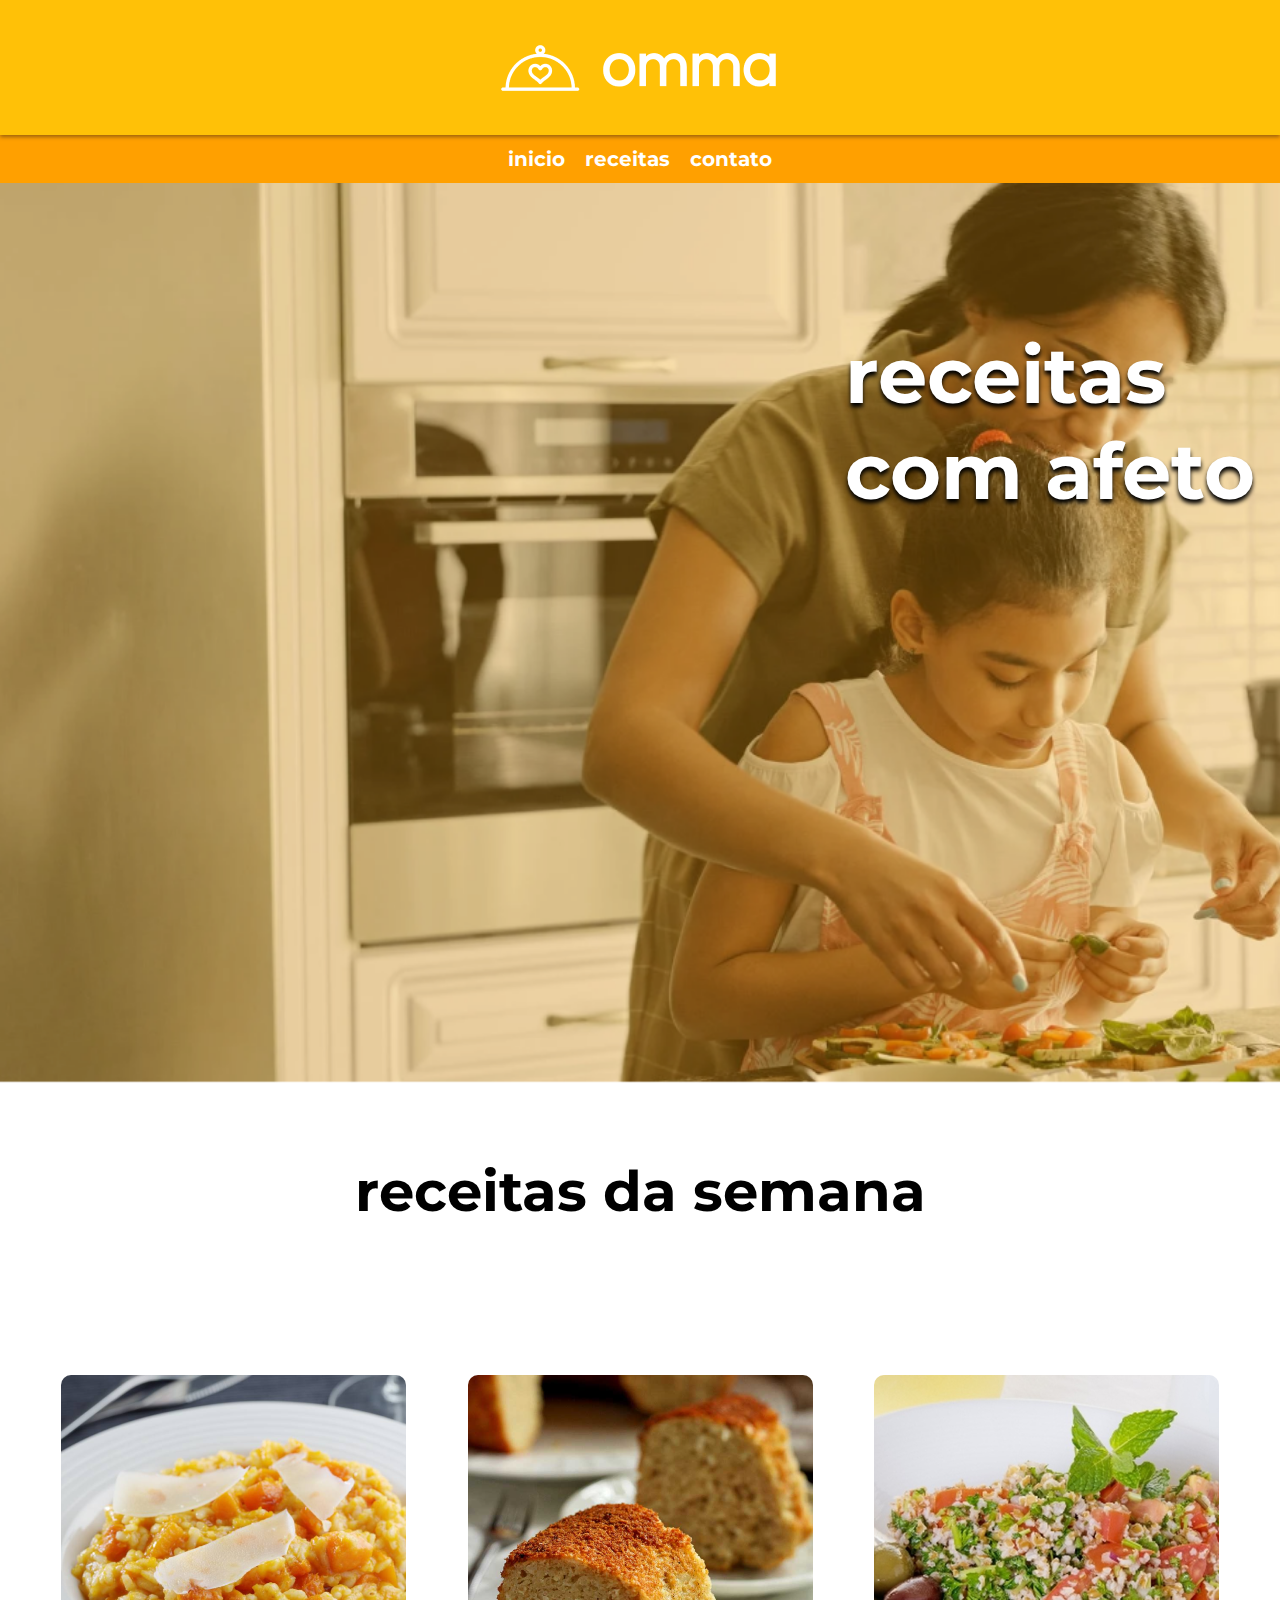
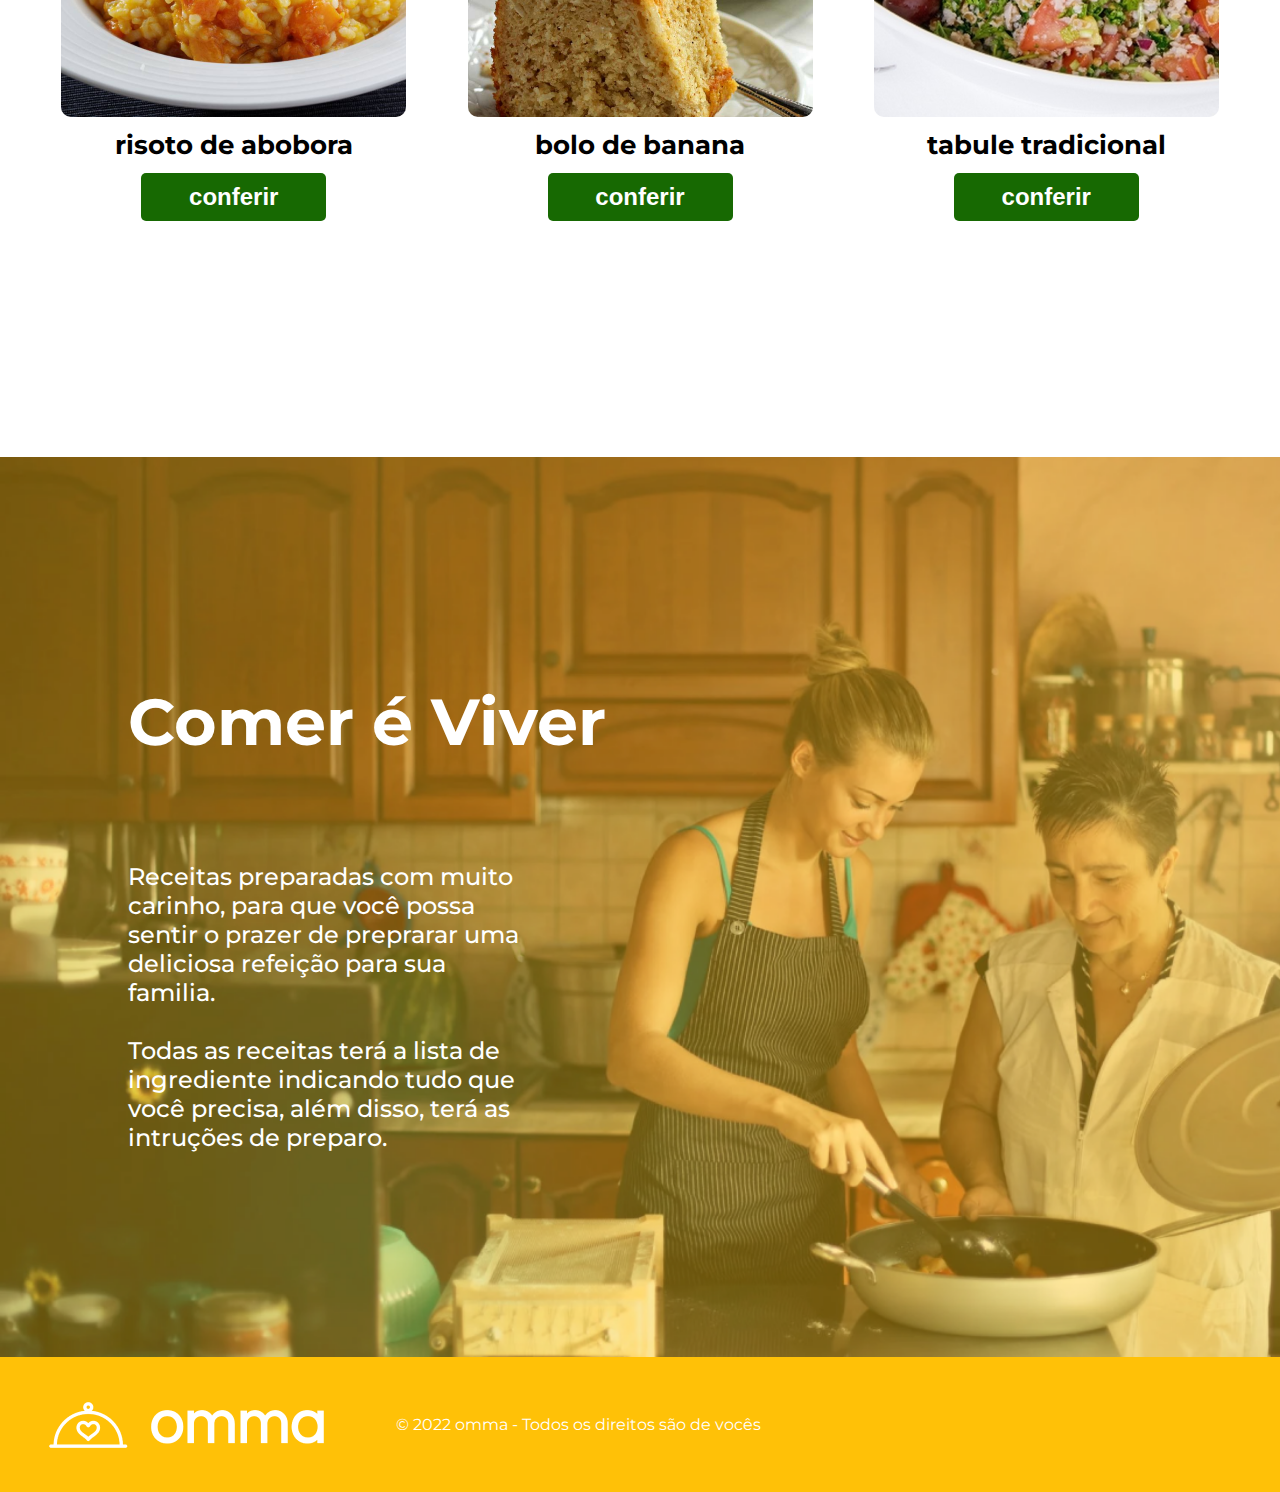
<file: index.html>
<!DOCTYPE html>
<html lang="pt-br">

<head>
    <meta charset="UTF-8">
    <meta http-equiv="X-UA-Compatible" content="IE=edge">
    <meta name="viewport" content="width=device-width, initial-scale=1.0">
    <link rel="preconnect" href="https://fonts.googleapis.com">
    <link rel="preconnect" href="https://fonts.gstatic.com" crossorigin>
    <link rel="shortcut icon" href="./assets/images/favicon.png" type="image/x-icon">
    <link href="https://fonts.googleapis.com/css2?family=Montserrat:wght@400;700&display=swap" rel="stylesheet">
    <link rel="stylesheet" href="./src/style/components/footer.css">
    <link rel="stylesheet" type="text/css" href="./src/style/global.css">
    <link rel="stylesheet" href="./src/style/components/header.css">
    <link rel="stylesheet" href="./src/style/components/card-receitas.css">
    <link rel="stylesheet" href="./src/style/index.css">
    <title> Ínicio - Omma</title>
</head>

<body>
    <header>
        <div>
            <img src="assets/images/logo.png" alt="logo escrito omma na cor branca" />
        </div>
        <nav>
            <a href="">inicio</a>
            <a href="./src/screens/receitas/index.html">receitas</a>
            <a href="./src/screens/contato/index.html">contato</a>
        </nav>
    </header>
    <section id="receitas-com-afeto" class="secao-generica">
        <h1>receitas com afeto</h1>
    </section>
    <section class="secao-generica">
        <h2 id="receitas-da-semana">receitas da semana</h2>
        <br><br><br><br>

        <div id="card-horizontal">
            <div class="card-receita">
                <img src="./assets/images/risoto-de-abobora.png" alt="risoto de abobora">
                <strong>
                    risoto de abobora
                </strong>
                <a href="/src/screens/risoto-de-abobora/index.html">
                    <button>
                        conferir
                    </button>
                </a>

            </div>
            <div class="card-receita">
                <img src="./assets/images/bolo-de-banana.png" alt="bolo de banana">
                <strong>
                    bolo de banana
                </strong>
                <a href="">
                    <button>
                        conferir
                    </button>
                </a>
            </div>
            <div class="card-receita">
                <img src="./assets/images/tabule.png" alt="tabule tradicional">
                <strong>
                    tabule tradicional
                </strong>
                <a href="">
                    <button>
                        conferir
                    </button>
                </a>
            </div>


        </div>
    </section>
    <section id="comer-viver" class="secao-generica">
        <h2 id="titulo-comer-e-viver">Comer é Viver</h2>
        <p>
            Receitas preparadas com muito carinho, para que você possa sentir o prazer de preprarar uma deliciosa
            refeição para sua familia.<br><br>
            Todas as receitas terá a lista de ingrediente indicando tudo que você precisa, além disso, terá as intruções
            de preparo.
        </p>
    </section>
    <section>
        <footer>
            <img src="./assets/images/logo.png" alt="">
            <span>© 2022 omma - Todos os direitos são de vocês</span>
        </footer>
    </section>
    
</body>

</html>
</file>
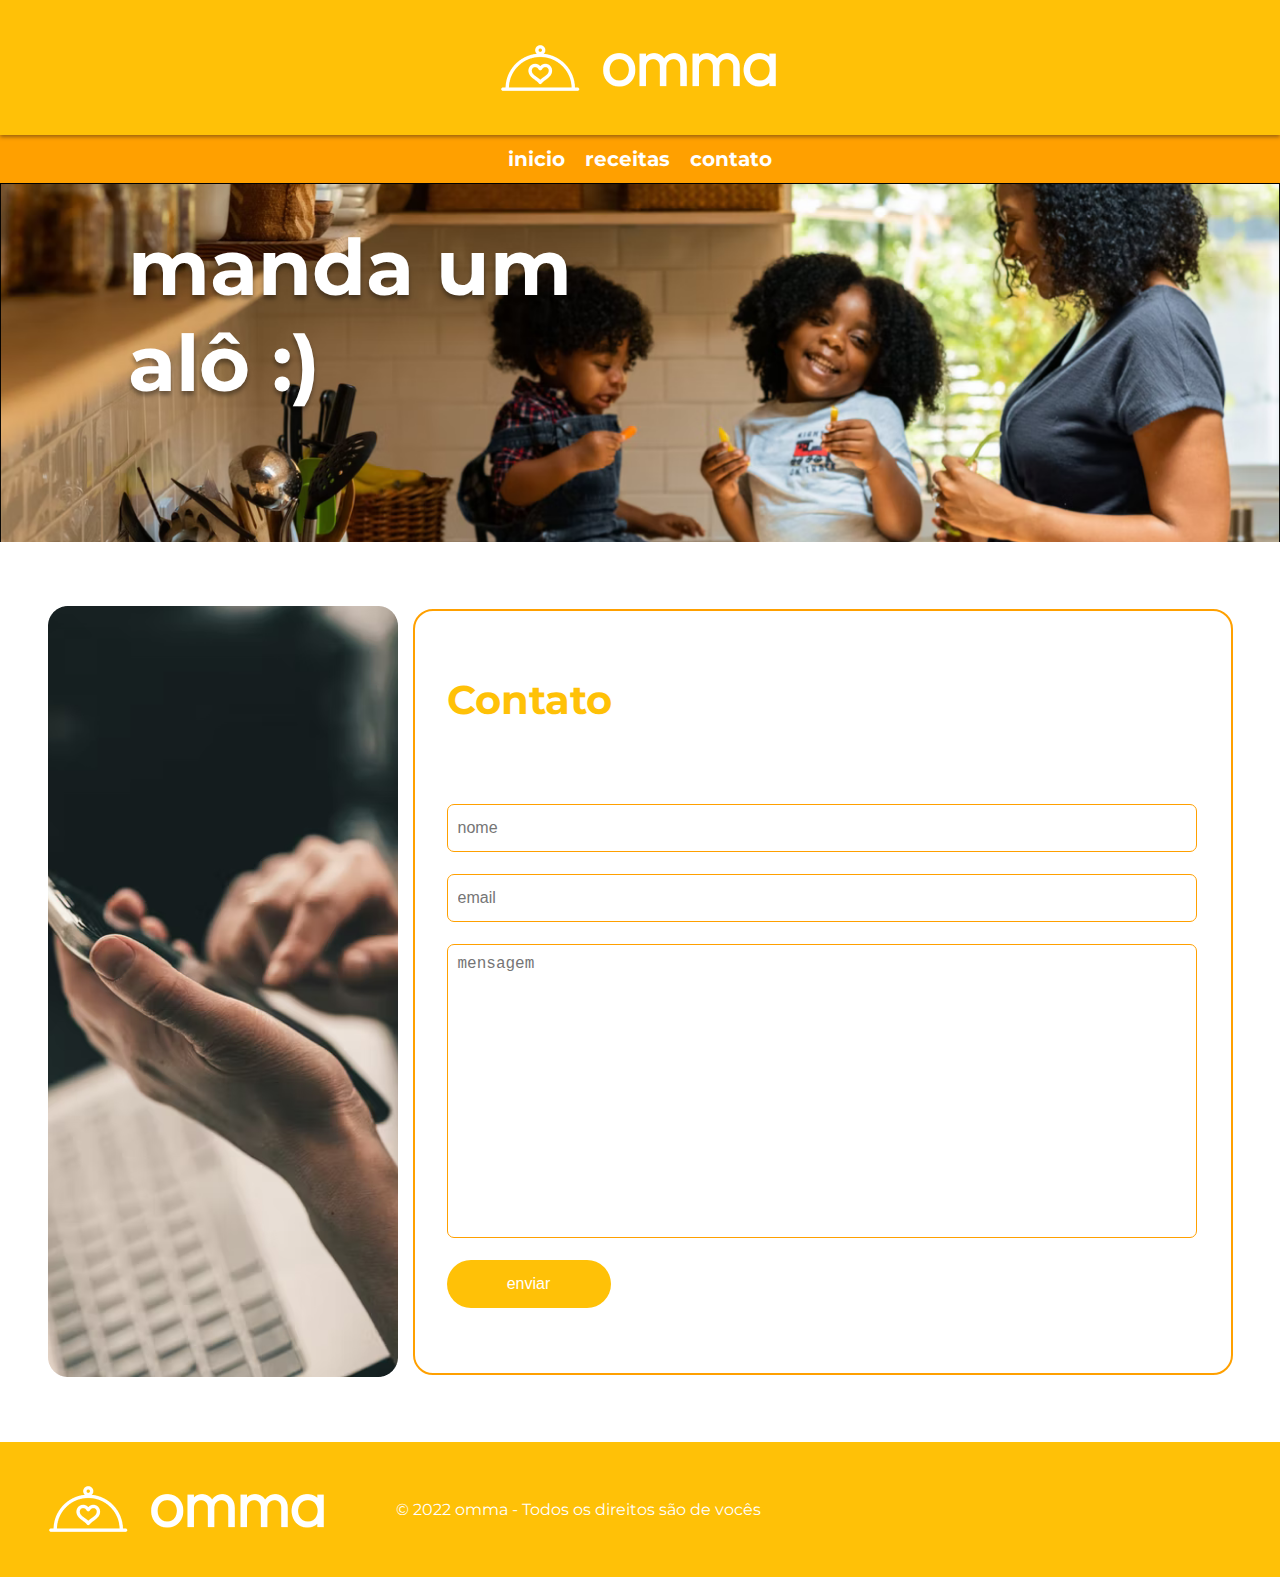
<file: src/screens/contato/index.html>
<!DOCTYPE html>
<html lang="en">
<head>
    <meta charset="UTF-8">
    <meta http-equiv="X-UA-Compatible" content="IE=edge">
    <meta name="viewport" content="width=device-width, initial-scale=1.0">
    <link href="https://fonts.googleapis.com/css2?family=Montserrat:wght@400;700&display=swap" rel="stylesheet">
    <link rel="shortcut icon" href="../../../assets/images/favicon.png" type="image/x-icon">
    <link rel="stylesheet" href="contato.css">
    <link rel="stylesheet" href="../../style/global.css">
    <link rel="stylesheet" href="../../style/components/header.css">
    <link rel="stylesheet" href="../../style/components/footer.css">
    <title>Contato - Omma</title>
</head>
<body>
    <header>
        <div>
            <img src="../../../assets/images/logo.png" alt="logo escrito omma na cor branca" />
        </div>
        <nav>
            <a href="../../../index.html">inicio</a>
            <a href="../receitas/index.html">receitas</a>
            <a href="../contato/index.html">contato</a>
        </nav>
    </header>
<section>
    <h1>manda um alô :)</h1>
</section>

    <main>
        <img src="../../../assets/images/image-form.png">
        <form method="get">
            <h1>Contato</h1>
            
            <input type="text" name="nome" placeholder="nome">
            <input type="email" name="email" placeholder="email">
            <textarea placeholder="mensagem" name="mensagem"></textarea>
            <button>enviar</button>
        </form>
    </main>
    <footer>
        <img src="../../../assets/images/logo.png" alt="">
        <span>© 2022 omma - Todos os direitos são de vocês</span>
    </footer>
</section>
</body>
</html>
</file>
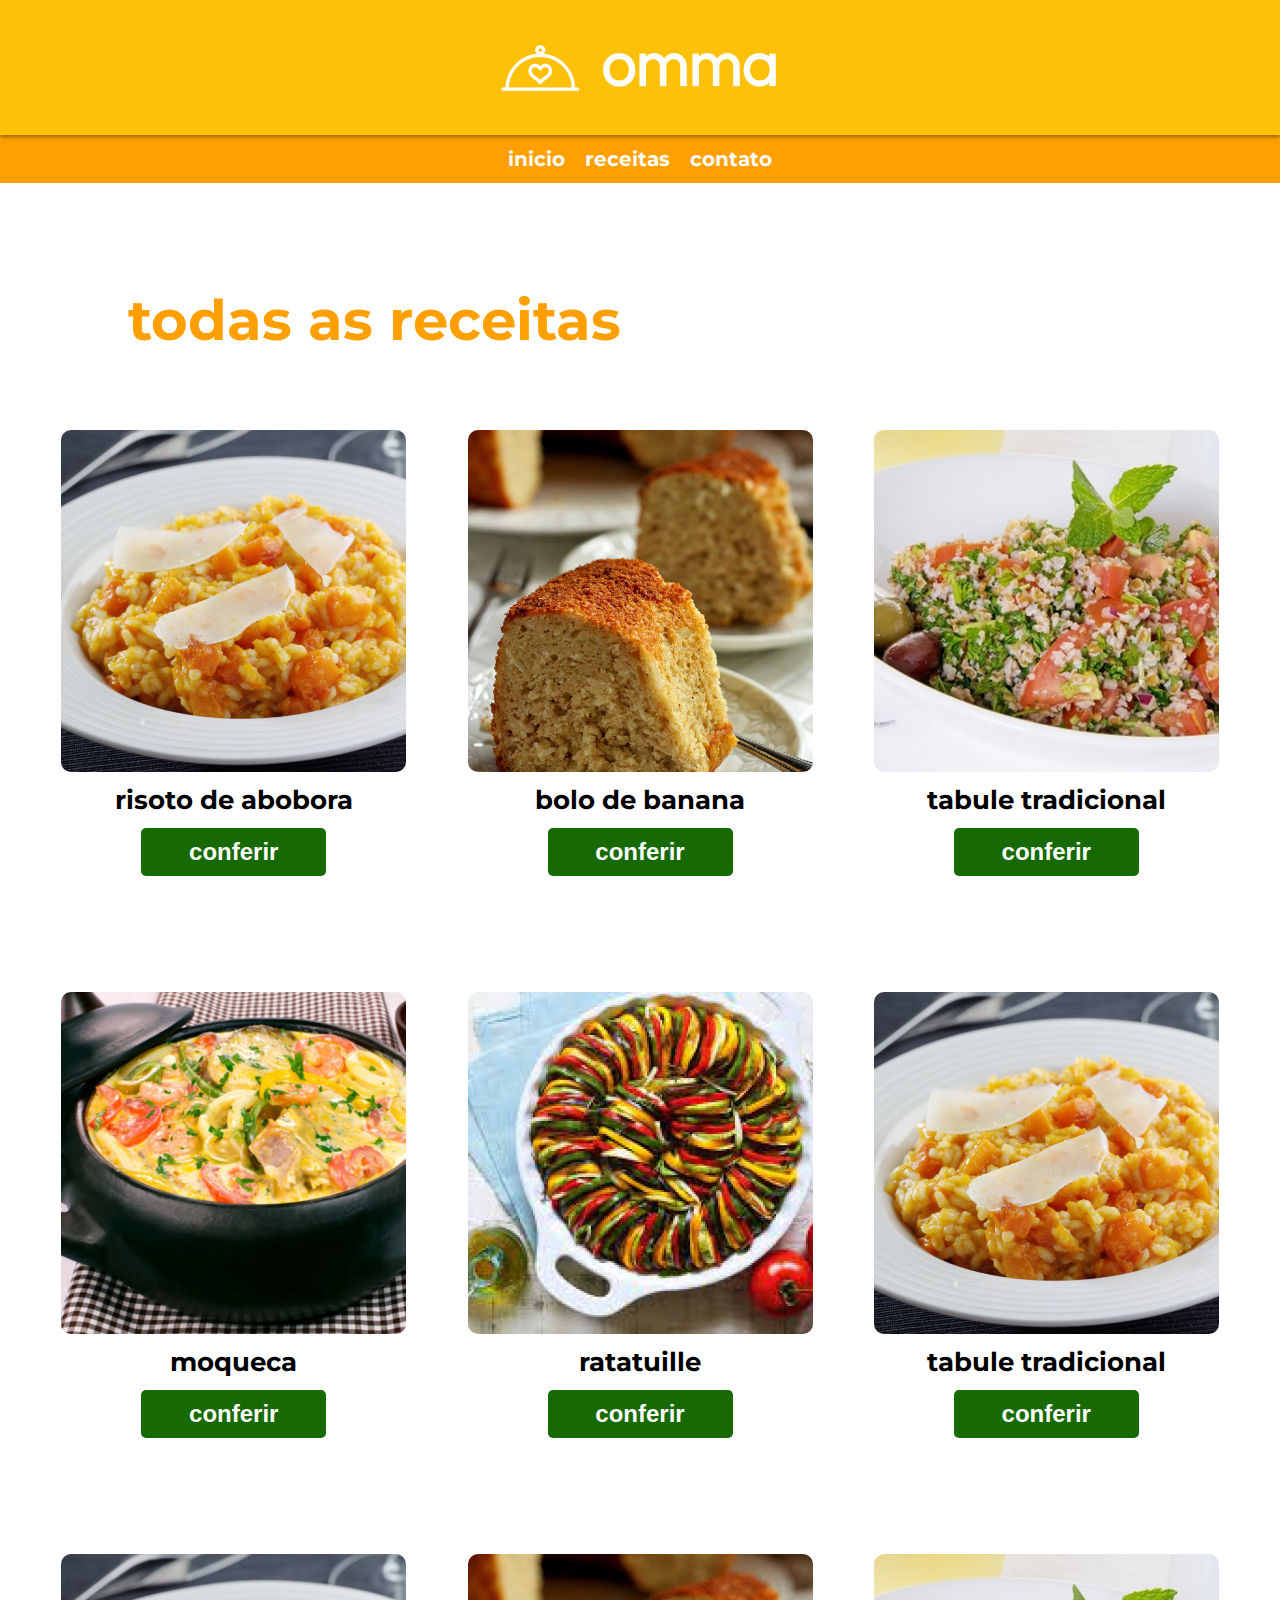
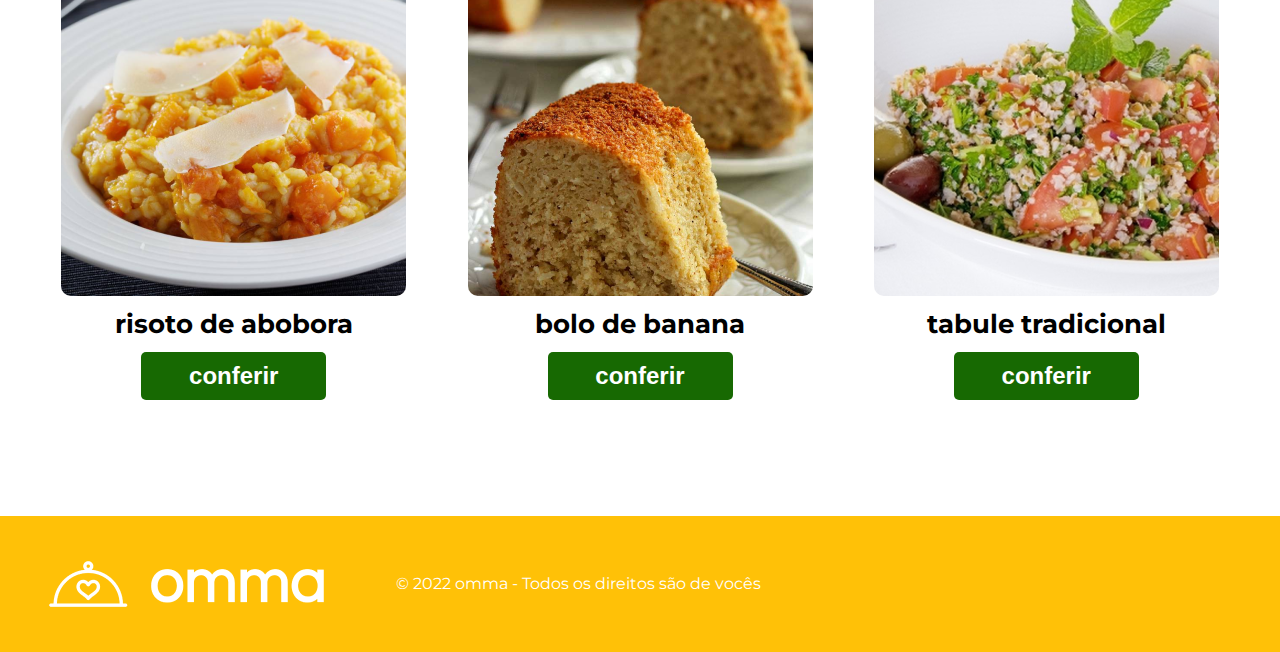
<file: src/screens/receitas/index.html>
<!DOCTYPE html>
<html lang="en">
<head>
    <meta charset="UTF-8">
    <meta http-equiv="X-UA-Compatible" content="IE=edge">
    <meta name="viewport" content="width=device-width, initial-scale=1.0">
    <link href="https://fonts.googleapis.com/css2?family=Montserrat:wght@400;700&display=swap" rel="stylesheet">
    <link rel="shortcut icon" href="../../../assets/images/favicon.png" type="image/x-icon">
    <link rel="stylesheet" href="receitas.css">
    <link rel="stylesheet" href="../../style/components/header.css">
    <link rel="stylesheet" href="../../style/components/footer.css">
    <link rel="stylesheet" href="../../style/components/card-receitas.css">
    <link rel="stylesheet" href="../../style/global.css">
    <title>Receitas - Omma</title>
</head>
<body>
    <header>
        <div>
            <img src="../../../assets/images/logo.png" alt="logo escrito omma na cor branca" />
        </div>
        <nav>
            <a href="../../../index.html">inicio</a>
            <a href="../receitas/index.html">receitas</a>
            <a href="../contato/index.html">contato</a>
        </nav>
    </header>
    <h1>todas as receitas</h1>
<main>

    
    <div id="card-horizontal">
        <div class="card-receita">
            <img src="../../../assets/images/risoto-de-abobora.png" alt="risoto de abobora">
            <strong>risoto de abobora</strong>
            <a href="/src/screens/risoto-de-abobora/index.html">
                <button>conferir</button>
            </a>

        </div>
        <div class="card-receita">
            <img src="../../../assets/images/bolo-de-banana.png" alt="bolo de banana">
            <strong>bolo de banana</strong>
            <a href="">
                <button>conferir</button>
            </a>
        </div>
        <div class="card-receita">
            <img src="../../../assets/images/tabule.png" alt="tabule tradicional">
            <strong>tabule tradicional</strong>
            <a href="">
                <button>conferir</button>
            </a>
        </div>

    </div>
    <div id="card-horizontal">
        <div class="card-receita">
            <img src="../../../assets/images/moqueca.png" alt="moqueca">
            <strong>moqueca</strong>
            <a href="">
                <button>conferir</button>
            </a>
    
        </div>
        <div class="card-receita">
            <img src="../../../assets/images/ratatuille.png" alt="ratatuille">
            <strong>ratatuille</strong>
            <a href="">
                <button>conferir</button>
            </a>
        </div>
        <div class="card-receita">
            <img src="../../../assets/images/risoto-de-abobora.png" alt="tabule tradicional">
            <strong>tabule tradicional</strong>
            <a href="">
                <button>conferir</button>
            </a>
        </div>
    </div>
    <div id="card-horizontal">
            <div class="card-receita">
                <img src="../../../assets/images/risoto-de-abobora.png" alt="risoto de abobora">
                <strong>risoto de abobora</strong>
                <a href="/src/screens/risoto de abobora/index.html">
                    <button>conferir</button>
                </a>
        
            </div>
            <div class="card-receita">
                <img src="../../../assets/images/bolo-de-banana.png" alt="bolo de banana">
                <strong>bolo de banana</strong>
                <a href="">
                    <button>conferir</button>
                </a>
            </div>
            <div class="card-receita">
                <img src="../../../assets/images/tabule.png" alt="tabule tradicional">
                <strong>tabule tradicional</strong>
                <a href="">
                    <button>conferir</button>
                </a>
            </div>
        </div>
</main> 
<section>
    <footer>
        <img src="../../../assets/images/logo.png" alt="">
        <span>© 2022 omma - Todos os direitos são de vocês</span>
    </footer>
</section>
</body>
</html>
</file>
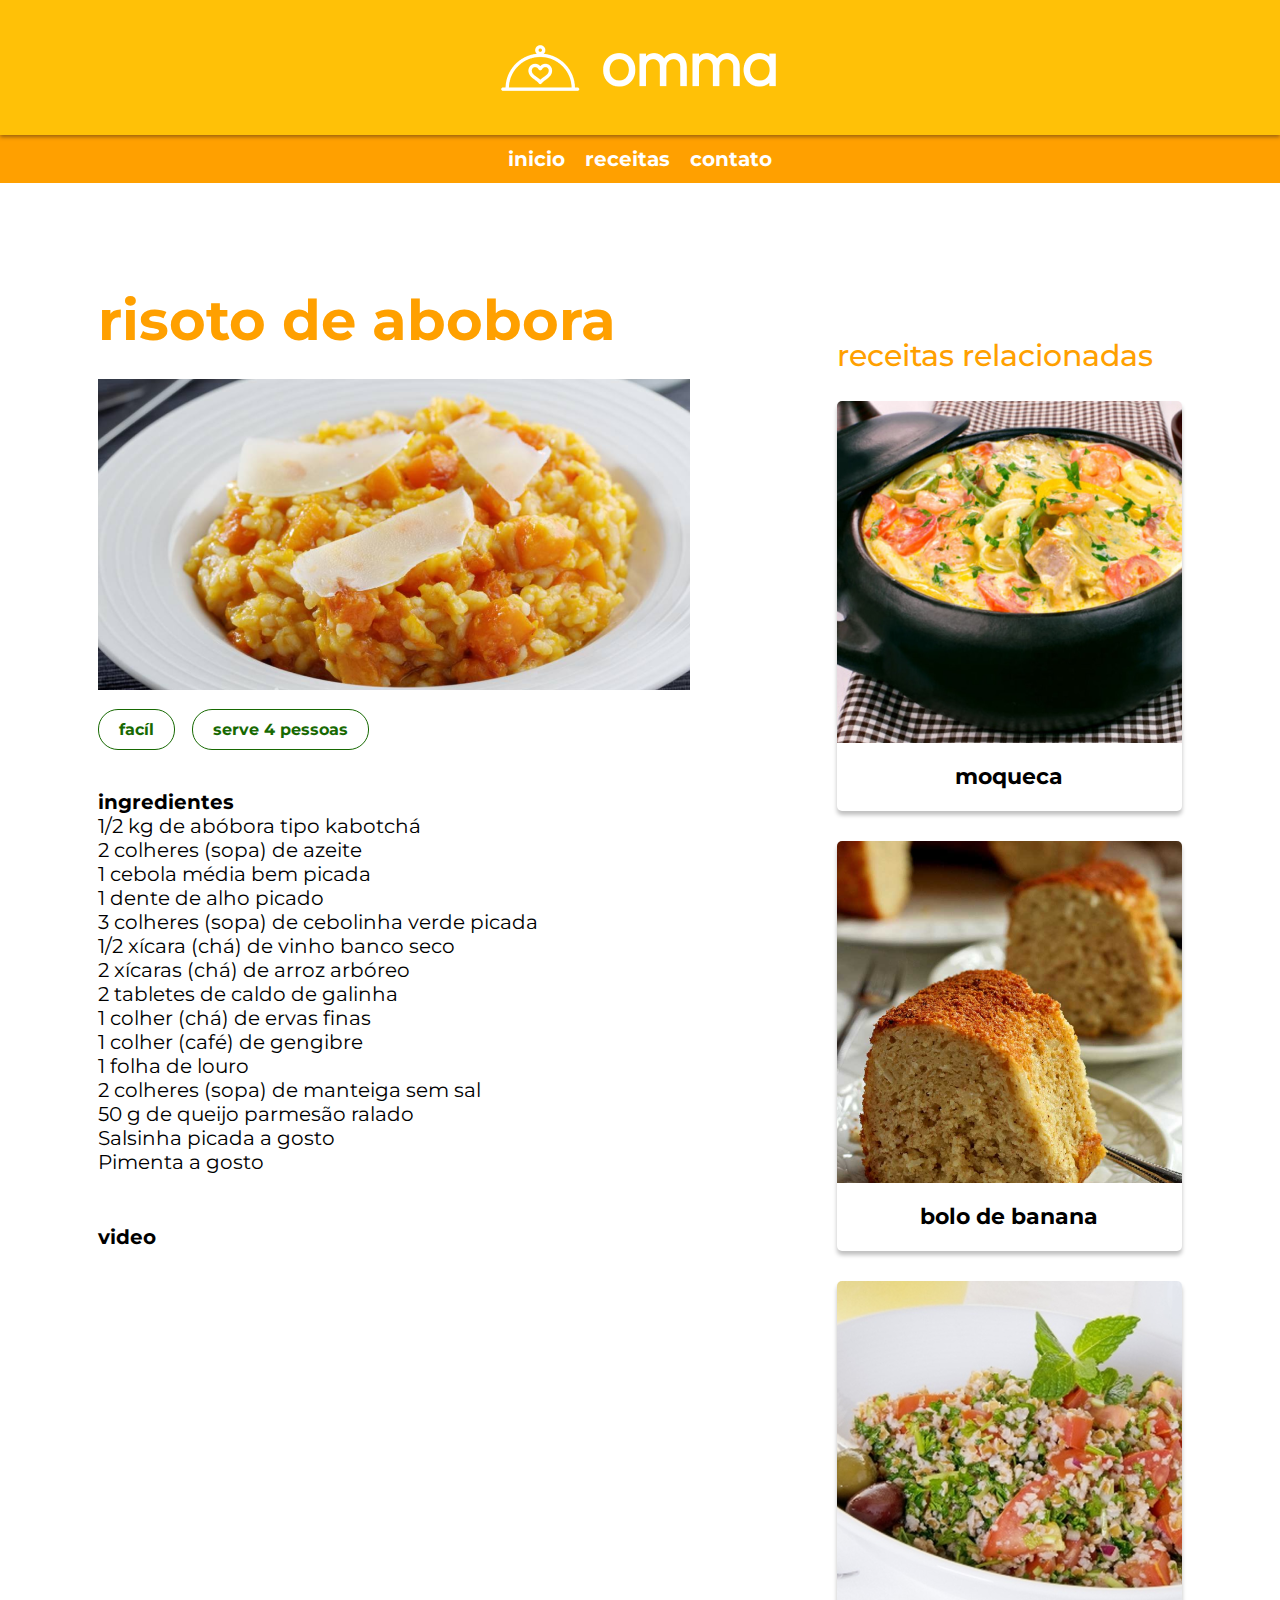
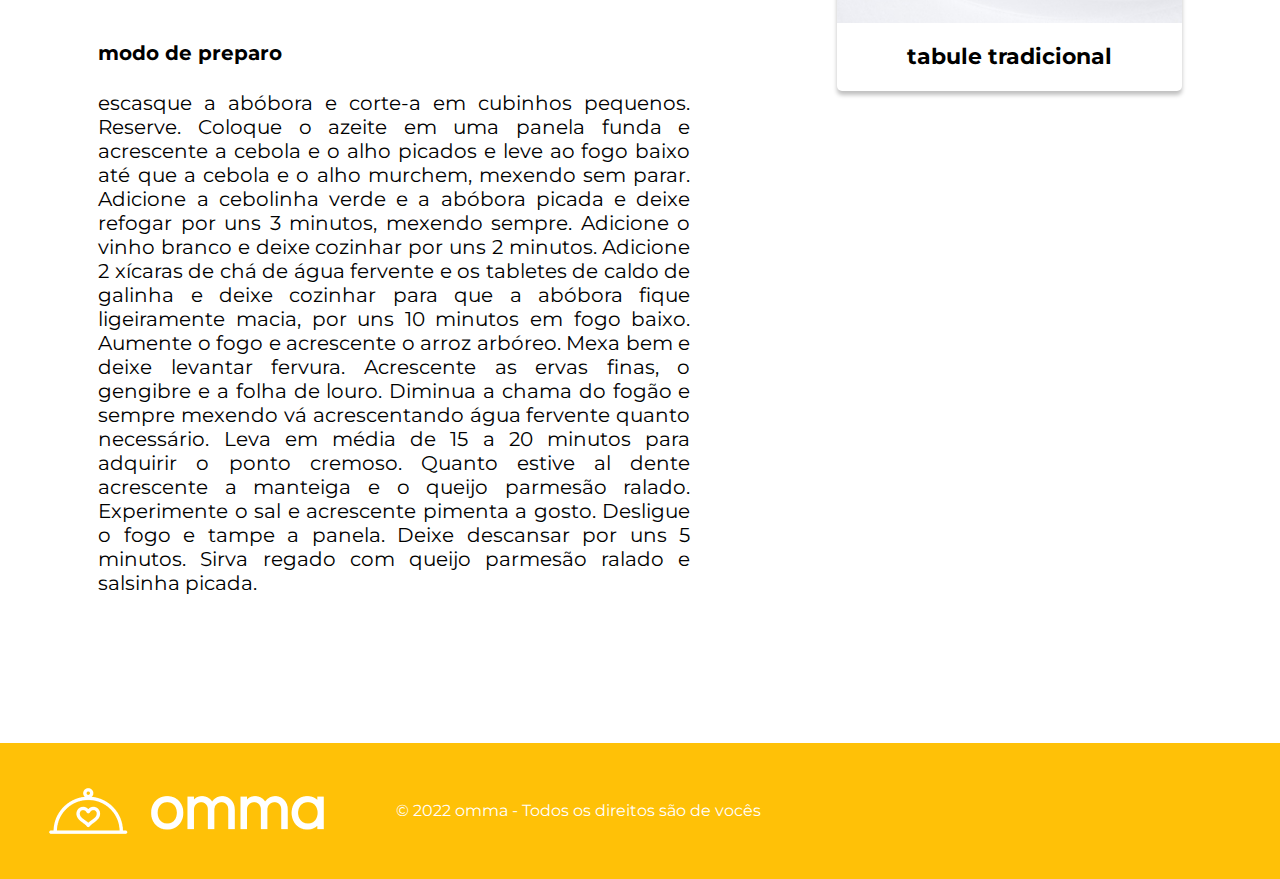
<file: src/screens/risoto de abobora/index.html>
<!DOCTYPE html>
<html lang="en">

<head>
    <meta charset="UTF-8">
    <meta http-equiv="X-UA-Compatible" content="IE=edge">
    <meta name="viewport" content="width=device-width, initial-scale=1.0">
    <link href="https://fonts.googleapis.com/css2?family=Montserrat:wght@400;700&display=swap" rel="stylesheet">
    <link rel="shortcut icon" href="../../../assets/images/favicon.png" type="image/x-icon">
    <link rel="stylesheet" href="risoto-de-abobora.css">
    <link rel="stylesheet" href="../../style/global.css">
    <link rel="stylesheet" href="../../style/components/header.css">
    <link rel="stylesheet" href="../../style/components/footer.css">
    <title>Risoto de Abobora - Omma</title>
</head>

<body>
<header>
    <div>
        <img src="../../../assets/images/logo.png" alt="logo escrito omma na cor branca" />
    </div>
    <nav>
        <a href="../../../index.html">inicio</a>
        <a href="../receitas/index.html">receitas</a>
        <a href="../contato/index.html">contato</a>
    </nav>
</header>
    <section id="container">
       
        <main>
            <h1>risoto de abobora</h1>
            <div id="card-risoto-abobora">
                <img src="../../../assets/images/risoto-de-abobora-g.png">
                <div>
                    <span id="tag-facil" class="tags">facíl</span>
                    <span class="tags">serve 4 pessoas</span>
                </div>
            </div>
            
            <h3>ingredientes</h3>
            <ul>
                <li>1/2 kg de abóbora tipo kabotchá</li>
                <li>2 colheres (sopa) de azeite</li>
                <li>1 cebola média bem picada</li>
                <li>1 dente de alho picado</li>
                <li>3 colheres (sopa) de cebolinha verde picada</li>
                <li>1/2 xícara (chá) de vinho banco seco</li>
                <li>2 xícaras (chá) de arroz arbóreo</li>
                <li>2 tabletes de caldo de galinha</li>
                <li>1 colher (chá) de ervas finas</li>
                <li>1 colher (café) de gengibre</li>
                <li>1 folha de louro</li>
                <li>2 colheres (sopa) de manteiga sem sal</li>
                <li>50 g de queijo parmesão ralado</li>
                <li>Salsinha picada a gosto</li>
                <li>Pimenta a gosto</li>
            </ul>
            <h3 class="subtitulo">video</h3>
            <iframe width="592" height="315" src="https://www.youtube.com/embed/Mxc3RQE4yAg"
                title="YouTube video player" frameborder="0"
                allow="accelerometer; autoplay; clipboard-write; encrypted-media; gyroscope; picture-in-picture; web-share"
                allowfullscreen>
            </iframe>

            <h3 class="subtitulo">modo de preparo</h3>
            <p id="preparo"> escasque a abóbora e corte-a em cubinhos pequenos. Reserve. Coloque o azeite em uma panela funda e
                acrescente a cebola e o alho picados e leve ao fogo baixo até que a cebola e o alho murchem, mexendo sem
                parar. Adicione a cebolinha verde e a abóbora picada e deixe refogar por uns 3 minutos, mexendo sempre.
                Adicione o vinho branco e deixe cozinhar por uns 2 minutos. Adicione 2 xícaras de chá de água fervente e
                os tabletes de caldo de galinha e deixe cozinhar para que a abóbora fique ligeiramente macia, por uns 10
                minutos em fogo baixo. Aumente o fogo e acrescente o arroz arbóreo. Mexa bem e deixe levantar fervura.
                Acrescente as ervas finas, o gengibre e a folha de louro. Diminua a chama do fogão e sempre mexendo vá
                acrescentando água fervente quanto necessário. Leva em média de 15 a 20 minutos para adquirir o ponto
                cremoso. Quanto estive al dente acrescente a manteiga e o queijo parmesão ralado. Experimente o sal e
                acrescente pimenta a gosto. Desligue o fogo e tampe a panela. Deixe descansar por uns 5 minutos. Sirva
                regado com queijo parmesão ralado e salsinha picada.
            </p>

        </main>

        <aside>
            <h3>receitas relacionadas</h3>
            <article >
                <img src="../../../assets/images/moqueca.png">
                <div class="center">
                    <strong>moqueca</strong>
                </div>
               
            </article>
            <article >
                <img src="../../../assets/images/bolo-de-banana.png">
                <div class="center">
                    <strong>bolo de banana</strong>
                </div>
                
            </article>
            <article>
                <img src="../../../assets/images/tabule.png">
                <div class="center">
                    <strong>tabule tradicional</strong>
                </div>
                
            </article>
        </aside>

    </section>
    <footer>
        <img src="../../../assets/images/logo.png" alt="">
        <span>© 2022 omma - Todos os direitos são de vocês</span>
    </footer>
    </section>
</body>

</html>
</file>
<file: src/style/components/footer.css>
footer {
    background-color: var(--primary-color);
    display: flex;
    align-items: center;
    padding: 2%;

}

footer span{
    color: #fff;
    margin-left: 46px;
}
</file>
<file: src/style/global.css>
*{
    margin: 0;
    padding: 0;
    box-sizing: border-box;
}

html, body {
    width: 100%;
    /* background-color: var(--dark-primary-color); */
    font-size: 16px;
    overflow-x: hidden;
    font-family: 'Montserrat', sans-serif;
}

a{
    text-decoration: none;
    
}


:root {
    /* CORES */
    --dark-primary-color: #ffa000;
    --light-primary-color: #fffcb3;
    --primary-color: #ffc107;
    --text-and-icon: #212121;
    --accent-color: #ffc107;
    --primary-text:  #212121;;
    --second-text: #757575;
    --divider-color: #bdbdbd;
    --bg-button: #176902;
    --bg-button-hover: #32cf0a;
    /* FONTES*/
    --font-size-larger: 78px;
    --font-size-big: 56px;
    --font-size-mid: 26px;
}
</file>
<file: src/style/components/header.css>
header div {
    background-color: var(--primary-color);
    box-shadow: 0px 2px 4px rgba(0, 0, 32, 0.4);
    z-index: 1000;
    position: relative;
    display: flex;
    padding: 2%;
}

header nav {
    height: 48px;
    background-color: var(--dark-primary-color);
    display: flex;
    align-items: center;
    justify-content: center;
        
}

header nav a {
    color: #fff;
    font-size: 20px;
    margin: 0px 10px;
    font-weight: bold;
}

header nav a:hover{
    color: indigo;
    transition: 400ms ease;

}

header div img {
    margin: 0 auto;
    
}
</file>
<file: src/style/components/card-receitas.css>
.card-receita{
    display: flex;
    flex-direction: column;
    align-items: center;
}

.card-receita img{
    border-radius: 10px;
}

.card-receita strong {
    font-size: var(--font-size-mid);
    margin: 12px;
}

.card-receita button {
    color: #fff;
    font-weight: 700;
    font-size: 24px;
    border:0;
    background-color: var(--bg-button);
    width: 185px;
    height: 48px; 
    border-radius: 5px;
    transition: 300ms;
}

.card-receita button:hover {
    background-color: var(--bg-button-hover);
    transition: 300ms;
}
.card-receita button:hover{
    cursor: pointer;

}
</file>
<file: src/style/index.css>
.secao-generica{
    width: 100vw;
    height: 100vh;
}

#receitas-com-afeto{
    background-image: url(../../assets/images/receitas-com-afeto.png);
    background-repeat: no-repeat;
    position: relative;
    background-size: cover;

}

h1{
    font-size: var(--font-size-larger);
    color: #fff;

    position: absolute;
    top: 16%;
    left: 66%;

    text-shadow: 0px 4px 4px rgba(0, 0, 0, 36);
    


}

#card-horizontal{
    display: flex;
    width: 100vw;
    justify-content: space-evenly


}

#receitas-da-semana{
    font-size: var(--font-size-big);
    text-align: center;
    margin: 74px auto;

}

#comer-viver{
    background-image: url(../../assets/images/comereviver.png);
    background-repeat: no-repeat;
    position: relative;
    background-size: cover;
}

#titulo-comer-e-viver{
    position: absolute;
    font-weight: 700;
    font-size: 65px;
    left: 10%;
    top: 25%;
    
    color: #fff;
}

#comer-viver p{

    position: absolute;
    color: #fff;
    font-weight: 500;
    font-size: 24px;
    top: 45%;
    left: 10%;
    width: 400px;
    
}
</file>
<file: src/screens/contato/contato.css>
section {
    width: 100vw;
    height: 28vw;
    background-image: url(../../../assets/images/section-image.png);
    background-repeat: no-repeat;
    background-size: cover;
    position: relative;
    
}

section h1 {
    color: #fff;
    font-size: var(--font-size-larger);
    width: 452px;
    position: absolute;
    
    top: 10%;
    left: 10%;
    text-shadow: 0px 4px 4px rgba(0, 0, 0, 0.36);


}

main {
    width: 100vw;
    height: 100vh;
    display: flex;
    align-items: center;
    align-content: center;
    justify-content: center;
}

form {
    width: 820px;
    height: 766px;

    display: flex;
    flex-direction: column;

    border: 2px solid var(--dark-primary-color);
    border-radius: 20px;
    margin-left: 15px;

    padding: 64px 34px 0px 32px
}

form h1 {
    color: var(--primary-color);
    font-size: 40px;
    
    margin-bottom: 80px;

}

form input{
    font-size: 16px;

    height: 48px;

    border: 1px solid var(--dark-primary-color);
    border-radius: 7px;

    margin-bottom: 22px;
    padding: 10px;
    outline: none;
}

form textarea {
    font-size: 16px;

    height: 294px;

    border: 1px solid var(--dark-primary-color);
    border-radius: 7px;

    margin-bottom: 22px;
    padding: 10px;
    outline: none;
    resize: none;
}

form button {
    color:#fff;
    font-size: 16px ;
    background-color: var(--primary-color);

    width: 164px;
    height: 48px;

    border-radius: 50px;
    border: none;
    cursor: pointer;
}
</file>
<file: src/screens/receitas/receitas.css>
h1{
    font-size: var(--font-size-big);
    color: var(--dark-primary-color);
    margin: 8% 10% 6% ;
    
}

#card-horizontal{
    display: flex;
    width: 100vw;
    justify-content: space-evenly;
    margin-bottom: 116px;


}
</file>
<file: src/screens/risoto de abobora/risoto-de-abobora.css>
#container {
    width: 100vw;
    display: flex;

    margin-top: 8%;

    justify-content: space-evenly;
}
main {
    width: 50%;
    
    display: flex;
    position: relative;
    flex-direction: column;
    margin-bottom: 6%;
}
main h1{
    font-size: var(--font-size-big);
    color: var(--dark-primary-color);
    font-weight: 700;
    margin-bottom: 4%;
    
}
main div img{
    margin-bottom: 4%;
}
.tags {
    padding: 10px 20px;
    margin-right: 2%;
    
    border-radius: 20px;
    border: 1px solid var(--bg-button);
  
  
    text-align: center;
    
    font-weight: bold;
  
    color: var(--bg-button);

  }
main h3{
    font-size: 20px;
    margin-top: 8%;
}
.subtitulo{
    margin-bottom: 4%;
}
main p{
    font-size: 20px;
}
ul li {
    font-size: 20px;
    list-style: none;
    
}

#preparo {
    text-align: justify;

    width: 592px;
    height: 576px;
}

aside {
    margin-top: 4%;
}

aside h3{
    font-size: 30px;
    font-weight: 500;
    color: var(--dark-primary-color);
    margin-bottom: 27px;
}

aside strong{
    font-size: 26px;
   
    
}
aside article {
    height: 410px;
  
    margin-bottom: 30px;
  
    display: flex;
    
    flex-direction: column;
    align-items: center;
    justify-content: space-between;

    border-radius: 5px;
  
    box-shadow: 0px 4px 4px rgba(0, 0, 0, 0.25);

    cursor: pointer;
}

aside article img {
    border-radius: 5px 5px 0px 0px;
}

.center {

    width: 100%;
    height: 100%;

    display: flex;

    align-items: center;
    justify-content: center;
  
   
  }

aside article strong {
    font-size: 22px;

}
</file>
